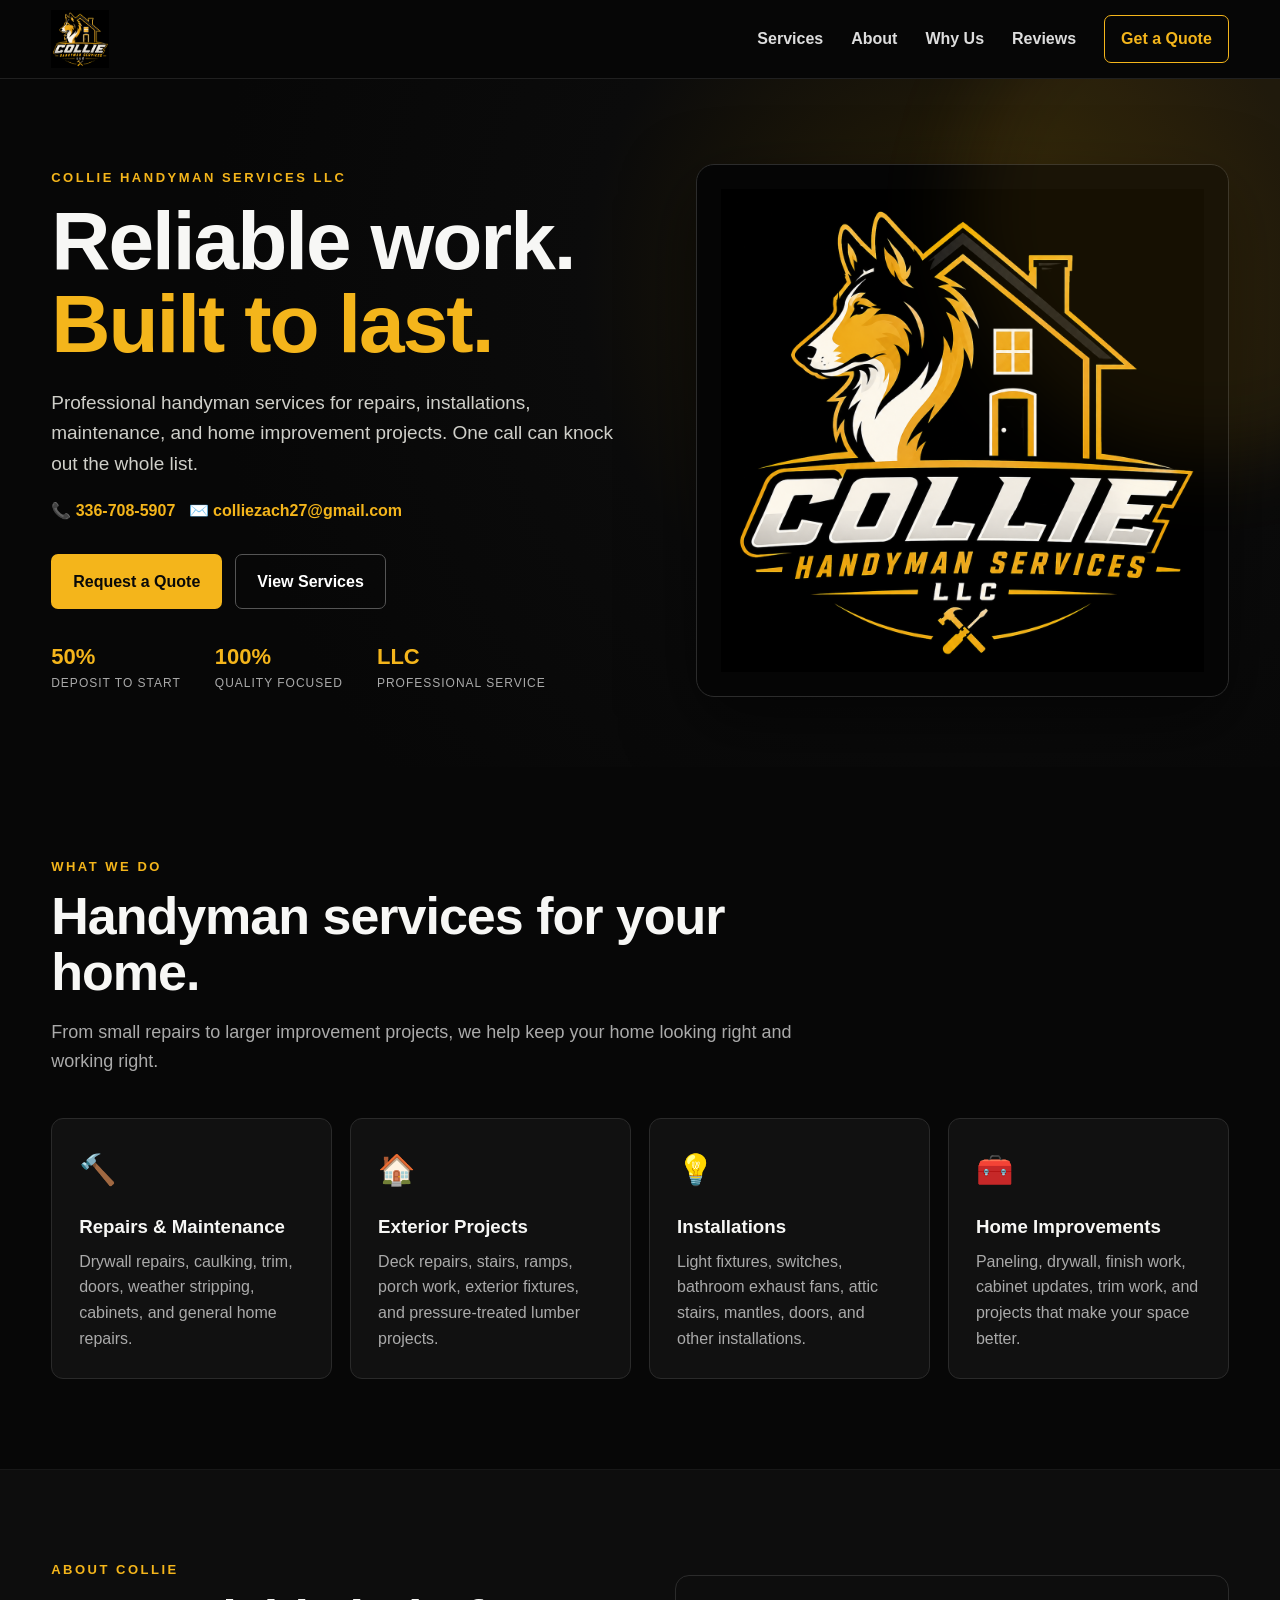
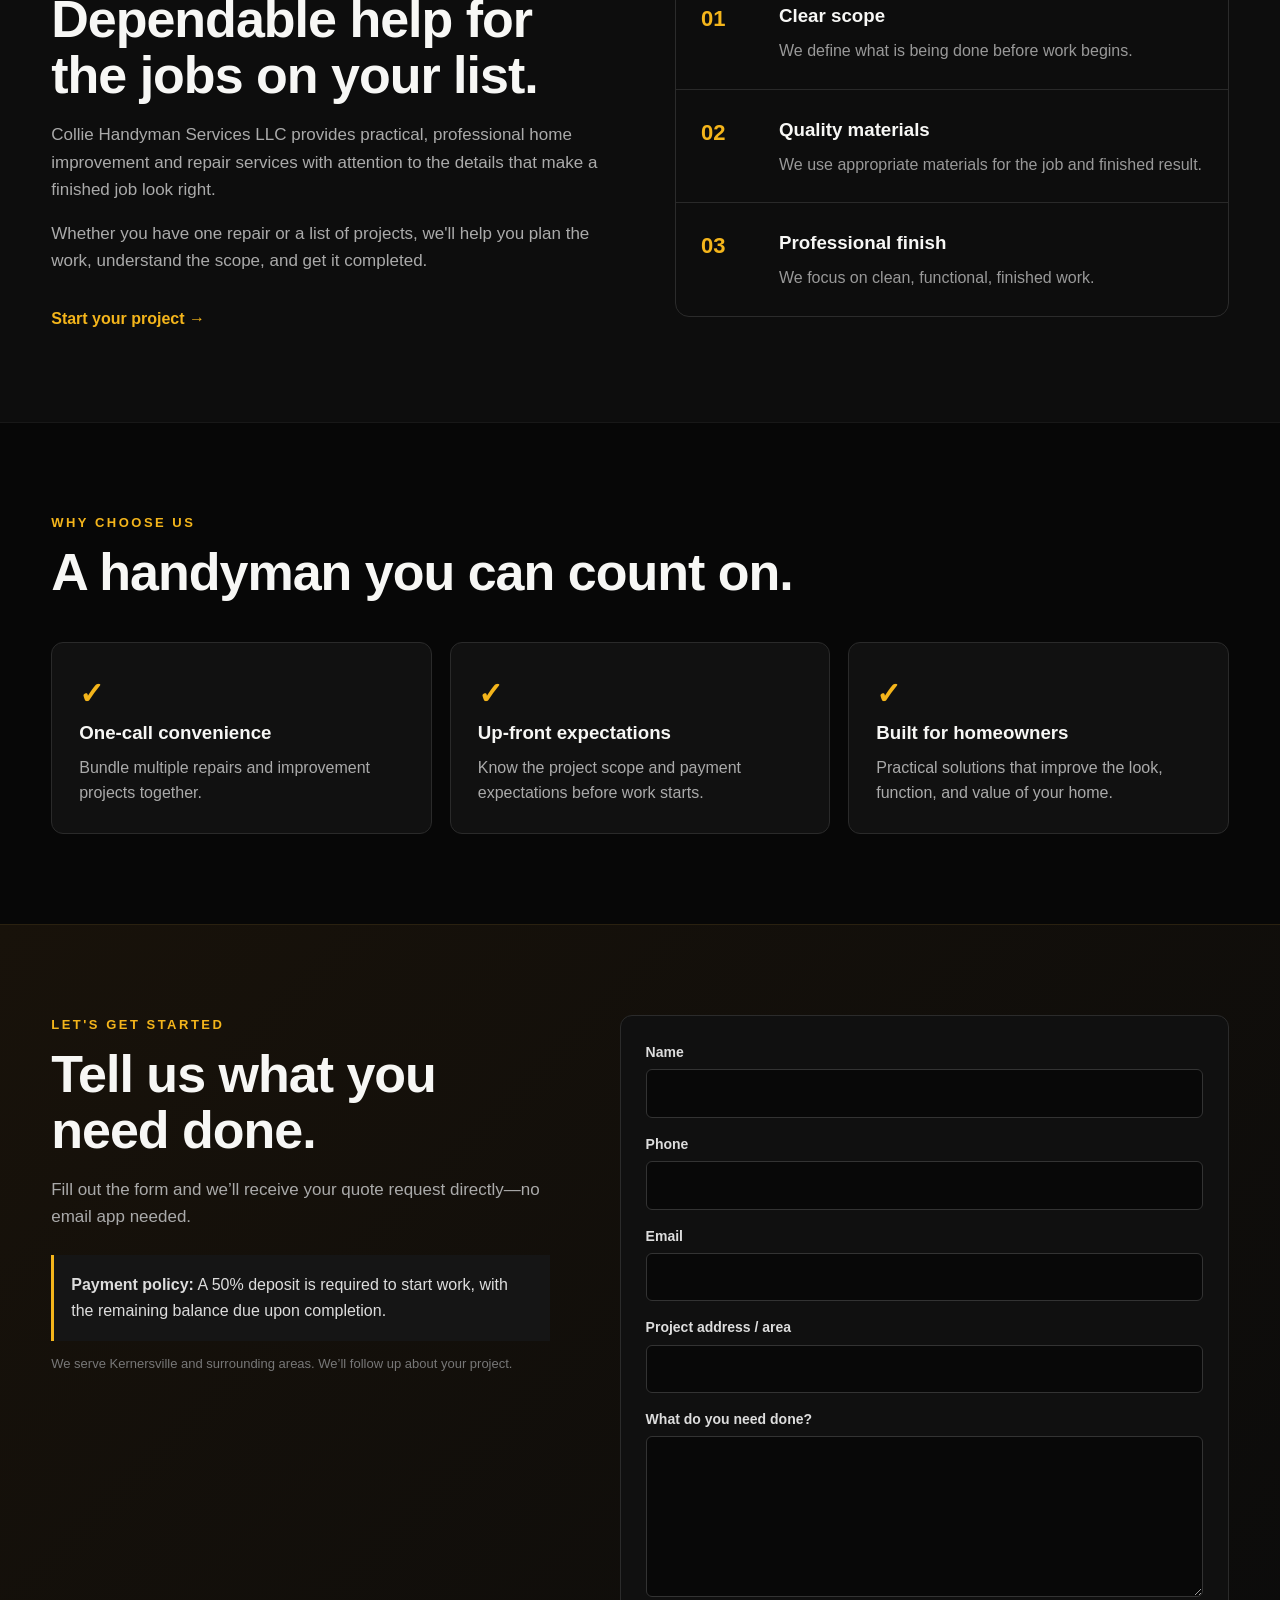
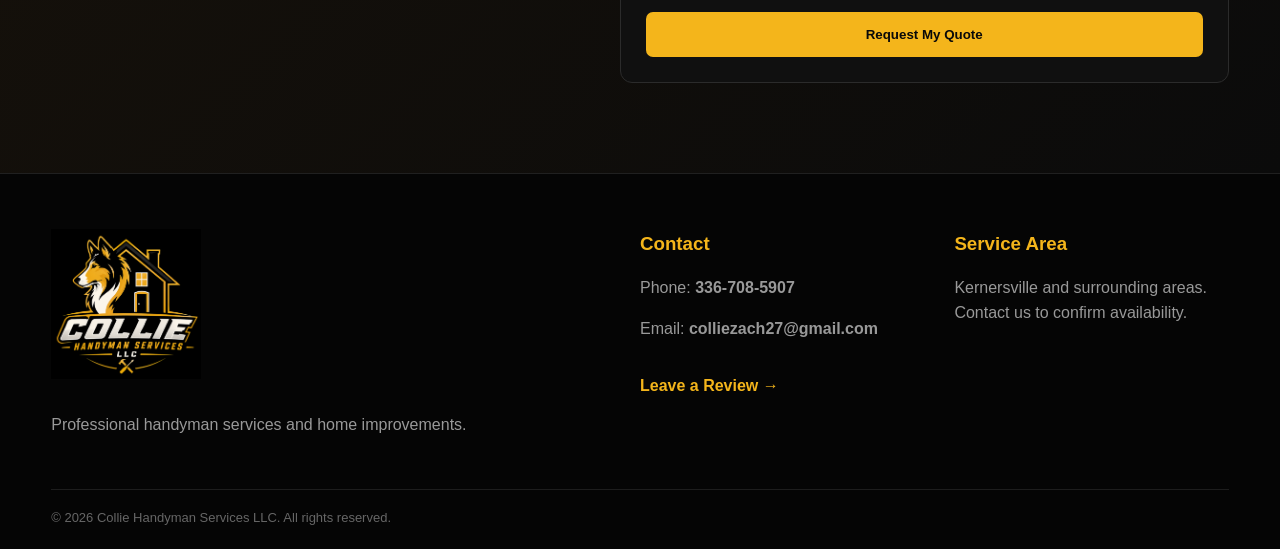
<file: index.html>
<!DOCTYPE html>
<html lang="en">
<head>
  <meta charset="UTF-8">
  <meta name="viewport" content="width=device-width, initial-scale=1.0">
  <meta name="description" content="Collie Handyman Services LLC — reliable handyman services, repairs, installations, and home improvements.">
  <title>Collie Handyman Services LLC | Home Improvements & Repairs</title>
  <link rel="icon" href="assets/logo.png">
  <link rel="stylesheet" href="style.css">
</head>
<body>
  <header class="site-header">
    <div class="container nav-wrap">
      <a class="brand" href="#top" aria-label="Collie Handyman Services home">
        <img src="assets/logo.png" alt="Collie Handyman Services LLC logo">
      </a>
      <button class="menu-toggle" aria-label="Open menu">☰</button>
      <nav class="nav" aria-label="Main navigation">
        <a href="#services">Services</a>
        <a href="#about">About</a>
        <a href="#work">Why Us</a>
        <a href="reviews.html">Reviews</a>
        <a class="nav-cta" href="#quote">Get a Quote</a>
      </nav>
    </div>
  </header>

  <main id="top">
    <section class="hero">
      <div class="hero-glow"></div>
      <div class="container hero-grid">
        <div class="hero-copy">
          <p class="eyebrow">COLLIE HANDYMAN SERVICES LLC</p>
          <h1>Reliable work.<br><span>Built to last.</span></h1>
          <p class="hero-text">
            Professional handyman services for repairs, installations, maintenance,
            and home improvement projects. One call can knock out the whole list.
          </p>
          <p class="contact-quick"><a href="tel:336-708-5907">📞 336-708-5907</a> &nbsp; <a href="mailto:colliezach27@gmail.com">✉️ colliezach27@gmail.com</a></p>
          <div class="hero-buttons">
            <a class="btn btn-gold" href="#quote">Request a Quote</a>
            <a class="btn btn-outline" href="#services">View Services</a>
          </div>
          <div class="trust-row">
            <div><strong>50%</strong><span>Deposit to start</span></div>
            <div><strong>100%</strong><span>Quality focused</span></div>
            <div><strong>LLC</strong><span>Professional service</span></div>
          </div>
        </div>
        <div class="hero-logo-card">
          <img src="assets/logo.png" alt="Collie Handyman Services LLC">
        </div>
      </div>
    </section>

    <section id="services" class="section">
      <div class="container">
        <div class="section-heading">
          <p class="eyebrow">WHAT WE DO</p>
          <h2>Handyman services for your home.</h2>
          <p>From small repairs to larger improvement projects, we help keep your home looking right and working right.</p>
        </div>
        <div class="service-grid">
          <article class="service-card"><div class="icon">🔨</div><h3>Repairs & Maintenance</h3><p>Drywall repairs, caulking, trim, doors, weather stripping, cabinets, and general home repairs.</p></article>
          <article class="service-card"><div class="icon">🏠</div><h3>Exterior Projects</h3><p>Deck repairs, stairs, ramps, porch work, exterior fixtures, and pressure-treated lumber projects.</p></article>
          <article class="service-card"><div class="icon">💡</div><h3>Installations</h3><p>Light fixtures, switches, bathroom exhaust fans, attic stairs, mantles, doors, and other installations.</p></article>
          <article class="service-card"><div class="icon">🧰</div><h3>Home Improvements</h3><p>Paneling, drywall, finish work, cabinet updates, trim work, and projects that make your space better.</p></article>
        </div>
      </div>
    </section>

    <section id="about" class="section dark-section">
      <div class="container split">
        <div>
          <p class="eyebrow">ABOUT COLLIE</p>
          <h2>Dependable help for the jobs on your list.</h2>
          <p>
            Collie Handyman Services LLC provides practical, professional home improvement
            and repair services with attention to the details that make a finished job look right.
          </p>
          <p>
            Whether you have one repair or a list of projects, we'll help you plan the work,
            understand the scope, and get it completed.
          </p>
          <a class="text-link" href="#quote">Start your project →</a>
        </div>
        <div class="feature-box">
          <div class="feature"><span>01</span><div><h3>Clear scope</h3><p>We define what is being done before work begins.</p></div></div>
          <div class="feature"><span>02</span><div><h3>Quality materials</h3><p>We use appropriate materials for the job and finished result.</p></div></div>
          <div class="feature"><span>03</span><div><h3>Professional finish</h3><p>We focus on clean, functional, finished work.</p></div></div>
        </div>
      </div>
    </section>

    <section id="work" class="section">
      <div class="container">
        <div class="section-heading">
          <p class="eyebrow">WHY CHOOSE US</p>
          <h2>A handyman you can count on.</h2>
        </div>
        <div class="why-grid">
          <div class="why-card"><span>✓</span><h3>One-call convenience</h3><p>Bundle multiple repairs and improvement projects together.</p></div>
          <div class="why-card"><span>✓</span><h3>Up-front expectations</h3><p>Know the project scope and payment expectations before work starts.</p></div>
          <div class="why-card"><span>✓</span><h3>Built for homeowners</h3><p>Practical solutions that improve the look, function, and value of your home.</p></div>
        </div>
      </div>
    </section>

    <section id="quote" class="quote-section">
      <div class="container quote-grid">
        <div>
          <p class="eyebrow">LET'S GET STARTED</p>
          <h2>Tell us what you need done.</h2>
          <p>Fill out the form and we’ll receive your quote request directly—no email app needed.</p>
          <div class="deposit-note"><strong>Payment policy:</strong> A 50% deposit is required to start work, with the remaining balance due upon completion.</div>
          <p class="small-note">We serve Kernersville and surrounding areas. We’ll follow up about your project.</p>
        </div>
        <form id="quoteForm" class="quote-form" action="https://formsubmit.co/colliezach27@gmail.com" method="POST">
          <input type="hidden" name="_subject" value="New Quote Request — Collie Handyman Services LLC">
          <input type="hidden" name="_next" value="https://colliehandymanservices.com/thanks.html">
          <input type="hidden" name="_template" value="table">
          <input class="honeypot" type="text" name="_honey" tabindex="-1" autocomplete="off" aria-hidden="true">
          <label>Name<input name="name" required></label>
          <label>Phone<input name="phone" type="tel" required></label>
          <label>Email<input name="email" type="email" required></label>
          <label>Project address / area<input name="address" required></label>
          <label>What do you need done?<textarea name="message" rows="6" required></textarea></label>
          <button class="btn btn-gold" type="submit">Request My Quote</button>
        </form>
      </div>
    </section>
  </main>

  <footer class="footer">
    <div class="container footer-grid">
      <div>
        <img class="footer-logo" src="assets/logo.png" alt="Collie Handyman Services LLC">
        <p>Professional handyman services and home improvements.</p>
      </div>
      <div>
        <h3>Contact</h3>
        <p>Phone: <strong>336-708-5907</strong></p>
        <p>Email: <strong>colliezach27@gmail.com</strong></p>
        <p><a class="text-link" href="reviews.html">Leave a Review →</a></p>
      </div>
      <div>
        <h3>Service Area</h3>
        <p>Kernersville and surrounding areas.<br>Contact us to confirm availability.</p>
      </div>
    </div>
    <div class="container copyright">© <span id="year"></span> Collie Handyman Services LLC. All rights reserved.</div>
  </footer>

  <script src="script.js"></script>
</body>
</html>
</file>
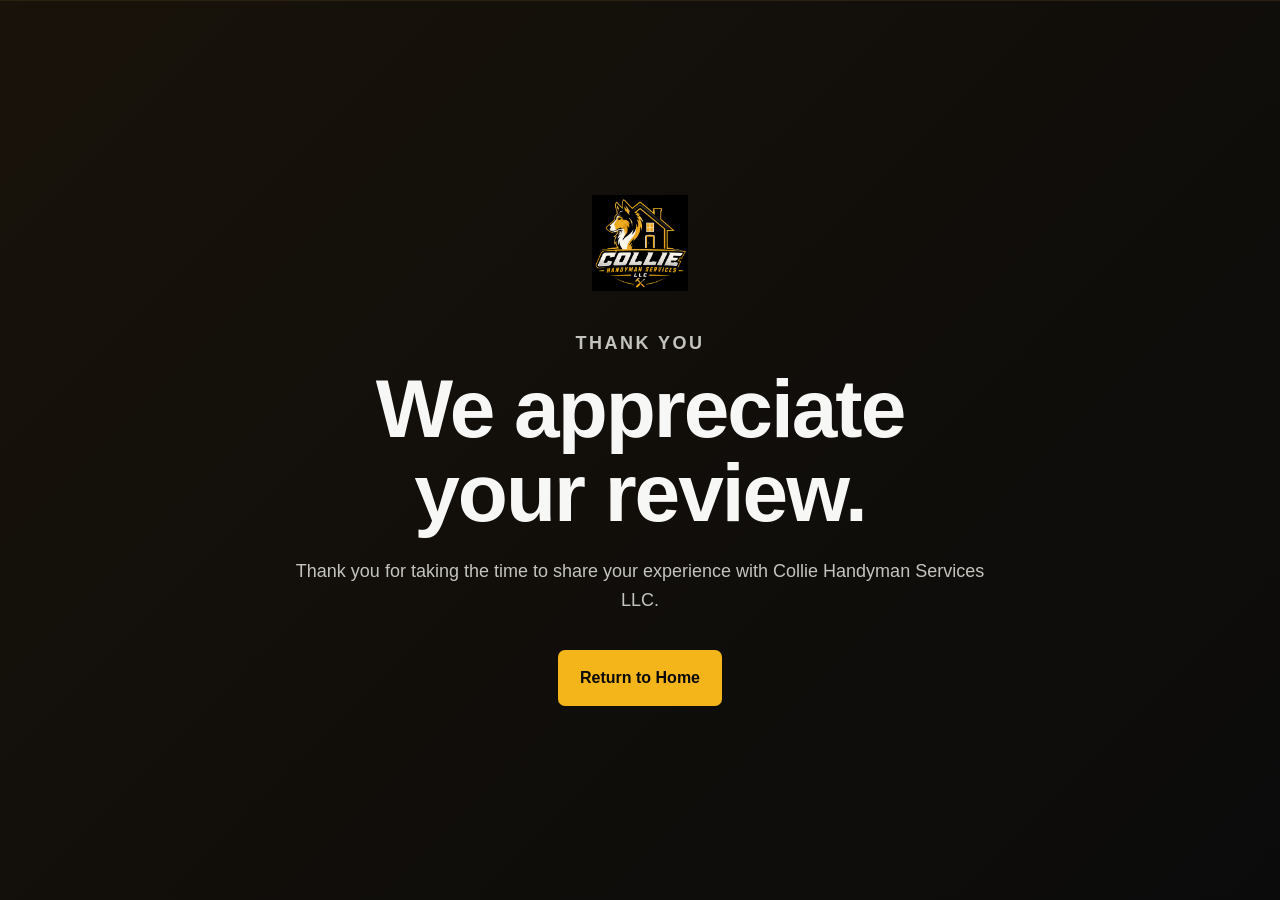
<file: review-thanks.html>
<!DOCTYPE html>
<html lang="en">
<head>
  <meta charset="UTF-8">
  <meta name="viewport" content="width=device-width, initial-scale=1.0">
  <meta name="description" content="Thank you for your review of Collie Handyman Services LLC.">
  <title>Thank You | Collie Handyman Services LLC</title>
  <link rel="icon" href="assets/logo.png">
  <link rel="stylesheet" href="style.css">
</head>
<body>
  <main class="quote-section thank-you-page">
    <div class="container thank-you-card">
      <a class="brand" href="index.html" aria-label="Return to Collie Handyman Services home">
        <img src="assets/logo.png" alt="Collie Handyman Services LLC logo">
      </a>
      <p class="eyebrow">THANK YOU</p>
      <h1>We appreciate your review.</h1>
      <p>Thank you for taking the time to share your experience with Collie Handyman Services LLC.</p>
      <a class="btn btn-gold" href="index.html">Return to Home</a>
    </div>
  </main>
</body>
</html>
</file>
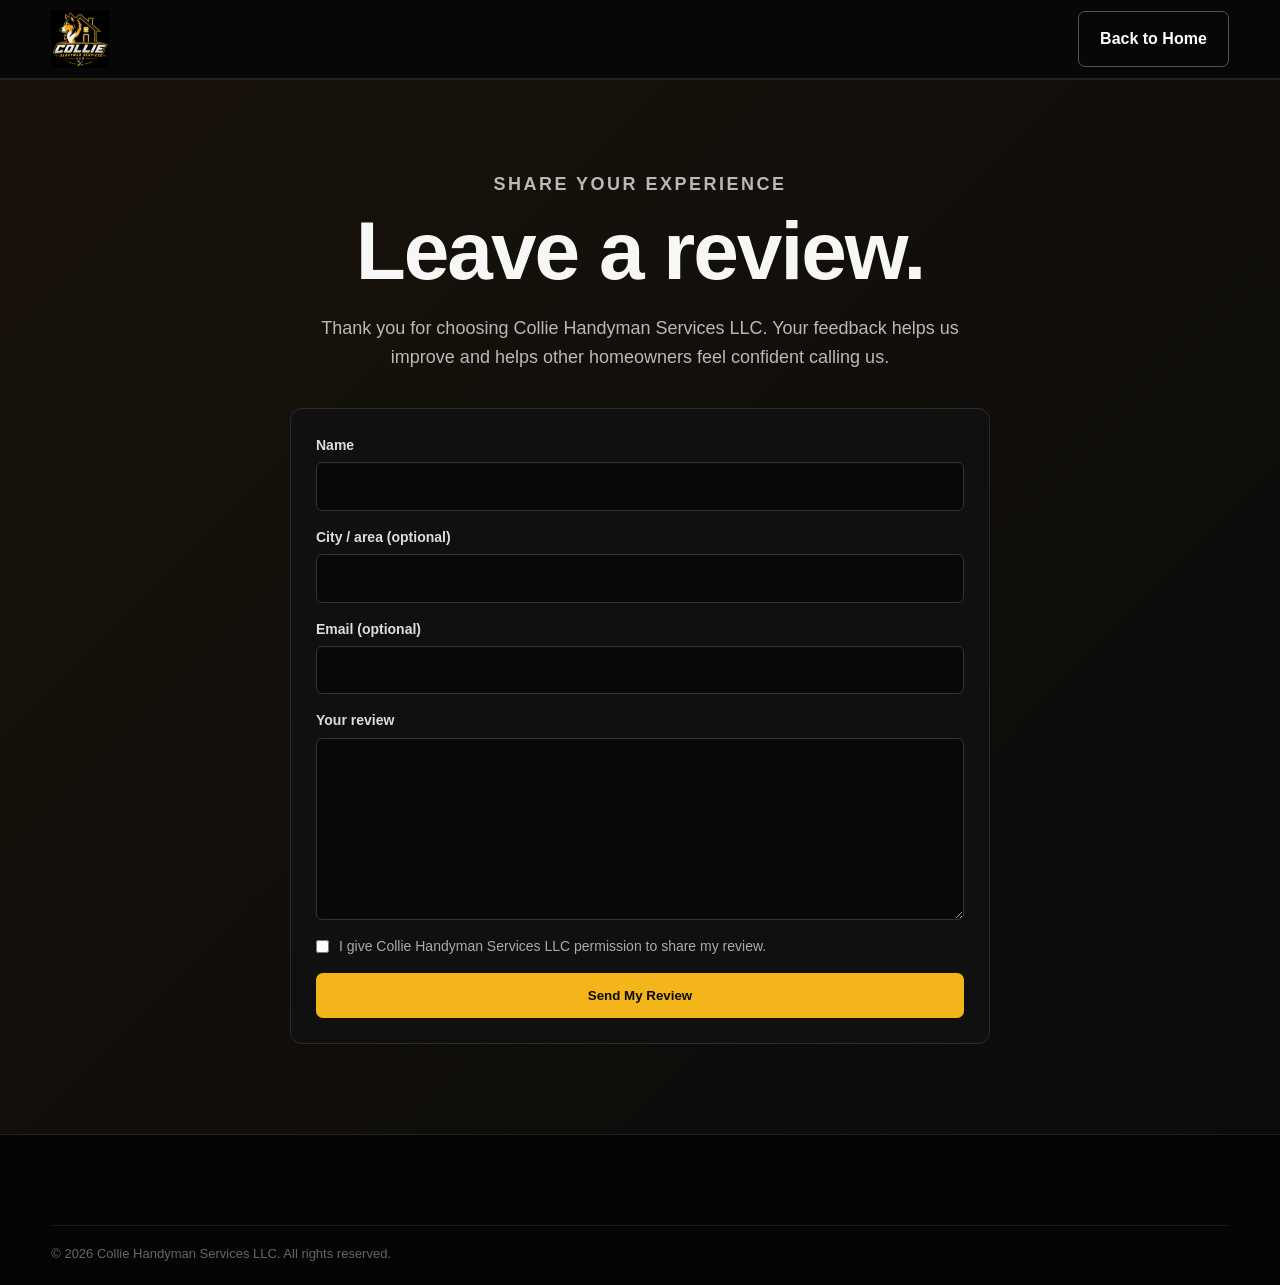
<file: reviews.html>
<!DOCTYPE html>
<html lang="en">
<head>
  <meta charset="UTF-8">
  <meta name="viewport" content="width=device-width, initial-scale=1.0">
  <meta name="description" content="Leave a review for Collie Handyman Services LLC.">
  <title>Leave a Review | Collie Handyman Services LLC</title>
  <link rel="icon" href="assets/logo.png">
  <link rel="stylesheet" href="style.css">
</head>
<body class="review-page">
  <header class="review-header">
    <div class="container nav-wrap">
      <a class="brand" href="index.html" aria-label="Collie Handyman Services home">
        <img src="assets/logo.png" alt="Collie Handyman Services LLC logo">
      </a>
      <a class="btn btn-outline" href="index.html">Back to Home</a>
    </div>
  </header>

  <main class="quote-section">
    <div class="container">
      <div class="review-intro">
        <p class="eyebrow">SHARE YOUR EXPERIENCE</p>
        <h1>Leave a review.</h1>
        <p>Thank you for choosing Collie Handyman Services LLC. Your feedback helps us improve and helps other homeowners feel confident calling us.</p>
      </div>

      <form class="quote-form review-form" action="https://formsubmit.co/colliezach27@gmail.com" method="POST">
        <input type="hidden" name="_subject" value="New Customer Review — Collie Handyman Services LLC">
        <input type="hidden" name="_next" value="https://colliehandymanservices.com/review-thanks.html">
        <input type="hidden" name="_template" value="table">
        <input class="honeypot" type="text" name="_honey" tabindex="-1" autocomplete="off" aria-hidden="true">
        <label>Name<input name="name" required></label>
        <label>City / area <span aria-hidden="true">(optional)</span><input name="area"></label>
        <label>Email <span aria-hidden="true">(optional)</span><input name="email" type="email"></label>
        <label>Your review<textarea name="message" rows="7" required></textarea></label>
        <label class="check-label"><input name="permission_to_share" type="checkbox" value="Yes — Collie Handyman Services LLC may share my review." required>I give Collie Handyman Services LLC permission to share my review.</label>
        <button class="btn btn-gold" type="submit">Send My Review</button>
      </form>
    </div>
  </main>

  <footer class="footer">
    <div class="container copyright">© <span id="year"></span> Collie Handyman Services LLC. All rights reserved.</div>
  </footer>
  <script src="script.js"></script>
</body>
</html>
</file>
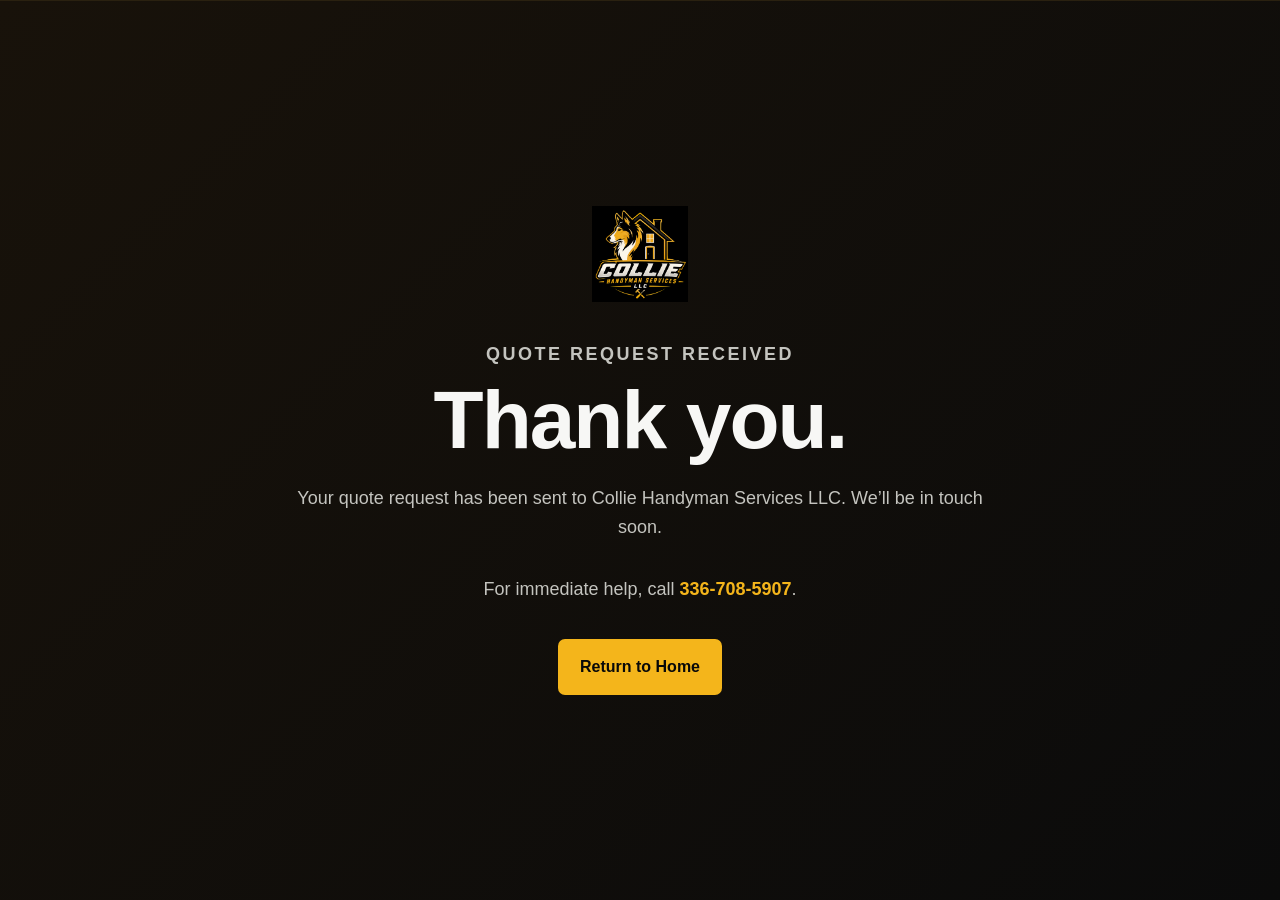
<file: thanks.html>
<!DOCTYPE html>
<html lang="en">
<head>
  <meta charset="UTF-8">
  <meta name="viewport" content="width=device-width, initial-scale=1.0">
  <meta name="description" content="Thank you for contacting Collie Handyman Services LLC.">
  <title>Thank You | Collie Handyman Services LLC</title>
  <link rel="icon" href="assets/logo.png">
  <link rel="stylesheet" href="style.css">
</head>
<body>
  <main class="quote-section thank-you-page">
    <div class="container thank-you-card">
      <a class="brand" href="index.html" aria-label="Return to Collie Handyman Services home">
        <img src="assets/logo.png" alt="Collie Handyman Services LLC logo">
      </a>
      <p class="eyebrow">QUOTE REQUEST RECEIVED</p>
      <h1>Thank you.</h1>
      <p>Your quote request has been sent to Collie Handyman Services LLC. We’ll be in touch soon.</p>
      <p>For immediate help, call <a class="text-link" href="tel:336-708-5907">336-708-5907</a>.</p>
      <a class="btn btn-gold" href="index.html">Return to Home</a>
    </div>
  </main>
</body>
</html>
</file>
<file: style.css>
:root{
  --gold:#f4b51b; --gold2:#ffc928; --black:#070707; --panel:#111; --panel2:#171717;
  --white:#f7f7f5; --muted:#b9b9b5; --line:#2a2a2a; --max:1180px;
}
*{box-sizing:border-box} html{scroll-behavior:smooth}
body{margin:0;background:var(--black);color:var(--white);font-family:Arial,Helvetica,sans-serif;line-height:1.6}
a{color:inherit;text-decoration:none}.container{width:min(var(--max),92%);margin:auto}
.site-header{position:sticky;top:0;z-index:20;background:rgba(7,7,7,.94);backdrop-filter:blur(12px);border-bottom:1px solid #202020}
.nav-wrap{height:78px;display:flex;align-items:center;justify-content:space-between}.brand img{height:58px;width:auto;display:block}
.nav{display:flex;gap:28px;align-items:center;font-weight:700}.nav a{color:#ddd}.nav a:hover{color:var(--gold)}.nav-cta{padding:10px 16px;border:1px solid var(--gold);color:var(--gold)!important;border-radius:7px}
.menu-toggle{display:none;background:none;border:0;color:white;font-size:28px}
.hero{position:relative;overflow:hidden;padding:85px 0 70px;background:radial-gradient(circle at 75% 30%,#2b2107 0,#0b0b0b 35%,#070707 70%)}
.hero-glow{position:absolute;width:500px;height:500px;border-radius:50%;right:-180px;top:-120px;background:rgba(244,181,27,.09);filter:blur(40px)}
.hero-grid{display:grid;grid-template-columns:1.05fr .95fr;gap:55px;align-items:center}.eyebrow{letter-spacing:2.5px;color:var(--gold);font-size:13px;font-weight:800;margin:0 0 10px}
h1{font-size:clamp(48px,7vw,82px);line-height:1.02;margin:0 0 22px;letter-spacing:-2px}h1 span{color:var(--gold)}
h2{font-size:clamp(34px,5vw,52px);line-height:1.08;margin:0 0 18px;letter-spacing:-1px}h3{margin:0 0 7px}
.hero-text{font-size:19px;color:#cfcfc9;max-width:650px}.hero-buttons{display:flex;gap:13px;margin:30px 0}
.btn{display:inline-block;padding:14px 21px;border-radius:7px;font-weight:800;border:1px solid transparent;cursor:pointer;text-align:center}.btn-gold{background:var(--gold);color:#090909}.btn-gold:hover{background:var(--gold2)}.btn-outline{border-color:#555;color:white}.btn-outline:hover{border-color:var(--gold);color:var(--gold)}
.hero-logo-card{background:#050505;border:1px solid #2c2c2c;border-radius:18px;padding:24px;box-shadow:0 25px 70px rgba(0,0,0,.55)}.hero-logo-card img{display:block;width:100%;height:auto}
.trust-row{display:flex;gap:34px;margin-top:28px}.trust-row div{display:flex;flex-direction:column}.trust-row strong{color:var(--gold);font-size:22px}.trust-row span{color:#aaa;font-size:12px;text-transform:uppercase;letter-spacing:1px}
.section{padding:90px 0}.section-heading{max-width:760px;margin-bottom:42px}.section-heading>p:last-child{color:#aaa;font-size:18px}
.service-grid{display:grid;grid-template-columns:repeat(4,1fr);gap:18px}.service-card,.why-card{background:var(--panel);border:1px solid var(--line);padding:27px;border-radius:12px}.service-card:hover,.why-card:hover{border-color:#735b1c;transform:translateY(-2px);transition:.2s}.icon{font-size:30px;margin-bottom:18px}.service-card p,.why-card p{color:#aaa;margin:0}
.dark-section{background:#0d0d0d;border-top:1px solid #181818;border-bottom:1px solid #181818}.split{display:grid;grid-template-columns:1fr 1fr;gap:70px;align-items:center}.split>div>p:not(.eyebrow){color:#aaa;font-size:17px}.text-link{display:inline-block;margin-top:15px;color:var(--gold);font-weight:800}
.feature-box{border:1px solid #2b2b2b;border-radius:14px;overflow:hidden}.feature{display:grid;grid-template-columns:60px 1fr;gap:18px;padding:25px;border-bottom:1px solid #292929}.feature:last-child{border-bottom:0}.feature>span{color:var(--gold);font-weight:900;font-size:22px}.feature p{color:#999;margin:0}
.why-grid{display:grid;grid-template-columns:repeat(3,1fr);gap:18px}.why-card span{color:var(--gold);font-size:30px;font-weight:900}
.quote-section{background:linear-gradient(135deg,#18120a,#0b0b0b);padding:90px 0;border-top:1px solid #2a2110}.quote-grid{display:grid;grid-template-columns:.9fr 1.1fr;gap:70px;align-items:start}.quote-grid>div>p:not(.eyebrow){color:#aaa;font-size:17px}.deposit-note{margin-top:25px;padding:17px;border-left:3px solid var(--gold);background:#151515;color:#ddd}.small-note{font-size:13px!important;color:#777!important}.quote-form{display:grid;gap:15px;background:#101010;border:1px solid #2b2b2b;padding:25px;border-radius:12px}.quote-form label{font-weight:700;font-size:14px;color:#ddd}.quote-form input,.quote-form textarea{display:block;width:100%;margin-top:6px;background:#080808;color:white;border:1px solid #333;border-radius:6px;padding:12px;font:inherit;outline:none}.quote-form input:focus,.quote-form textarea:focus{border-color:var(--gold)}
.footer{background:#050505;border-top:1px solid #202020;padding:55px 0 20px}.footer-grid{display:grid;grid-template-columns:2fr 1fr 1fr;gap:40px}.footer-logo{width:150px;max-width:100%;margin-bottom:10px}.footer p{color:#999}.footer h3{color:var(--gold)}.copyright{border-top:1px solid #1d1d1d;margin-top:35px;padding-top:18px;color:#666;font-size:13px}
code{color:var(--gold)}
@media(max-width:900px){.hero-grid,.split,.quote-grid{grid-template-columns:1fr}.service-grid{grid-template-columns:repeat(2,1fr)}.why-grid{grid-template-columns:1fr}.hero-logo-card{max-width:620px}.nav{display:none;position:absolute;top:78px;left:0;right:0;background:#080808;border-bottom:1px solid #222;padding:18px 5%;flex-direction:column;align-items:stretch}.nav.open{display:flex}.menu-toggle{display:block}.footer-grid{grid-template-columns:1fr 1fr}}
@media(max-width:560px){.service-grid,.footer-grid{grid-template-columns:1fr}.hero{padding-top:55px}.section,.quote-section{padding:65px 0}.trust-row{gap:16px}.trust-row strong{font-size:18px}.brand img{height:50px}.hero-buttons{flex-direction:column}.btn{width:100%}}

.contact-quick{font-weight:700;margin-top:16px}.contact-quick a{color:var(--gold)}.contact-quick a:hover{text-decoration:underline}
.quote-form .honeypot{display:none}.thank-you-page{min-height:100vh;display:grid;place-items:center;padding:48px 0}.thank-you-card{max-width:700px;text-align:center}.thank-you-card .brand{display:inline-block;margin-bottom:30px}.thank-you-card .brand img{height:96px;width:auto}.thank-you-card p{color:#c4c4bf;font-size:18px}.thank-you-card .btn{margin-top:18px}
.review-page{min-height:100vh}.review-header{background:#070707;border-bottom:1px solid #202020}.review-header .nav-wrap{height:78px}.review-intro{max-width:700px;text-align:center;margin:0 auto 36px}.review-intro p{color:#b9b9b5;font-size:18px}.review-form{max-width:700px;margin:0 auto}.check-label{display:flex;gap:10px;align-items:flex-start;font-weight:400!important;color:#aaa!important}.check-label input{width:auto!important;margin:5px 0 0!important}
</file>
